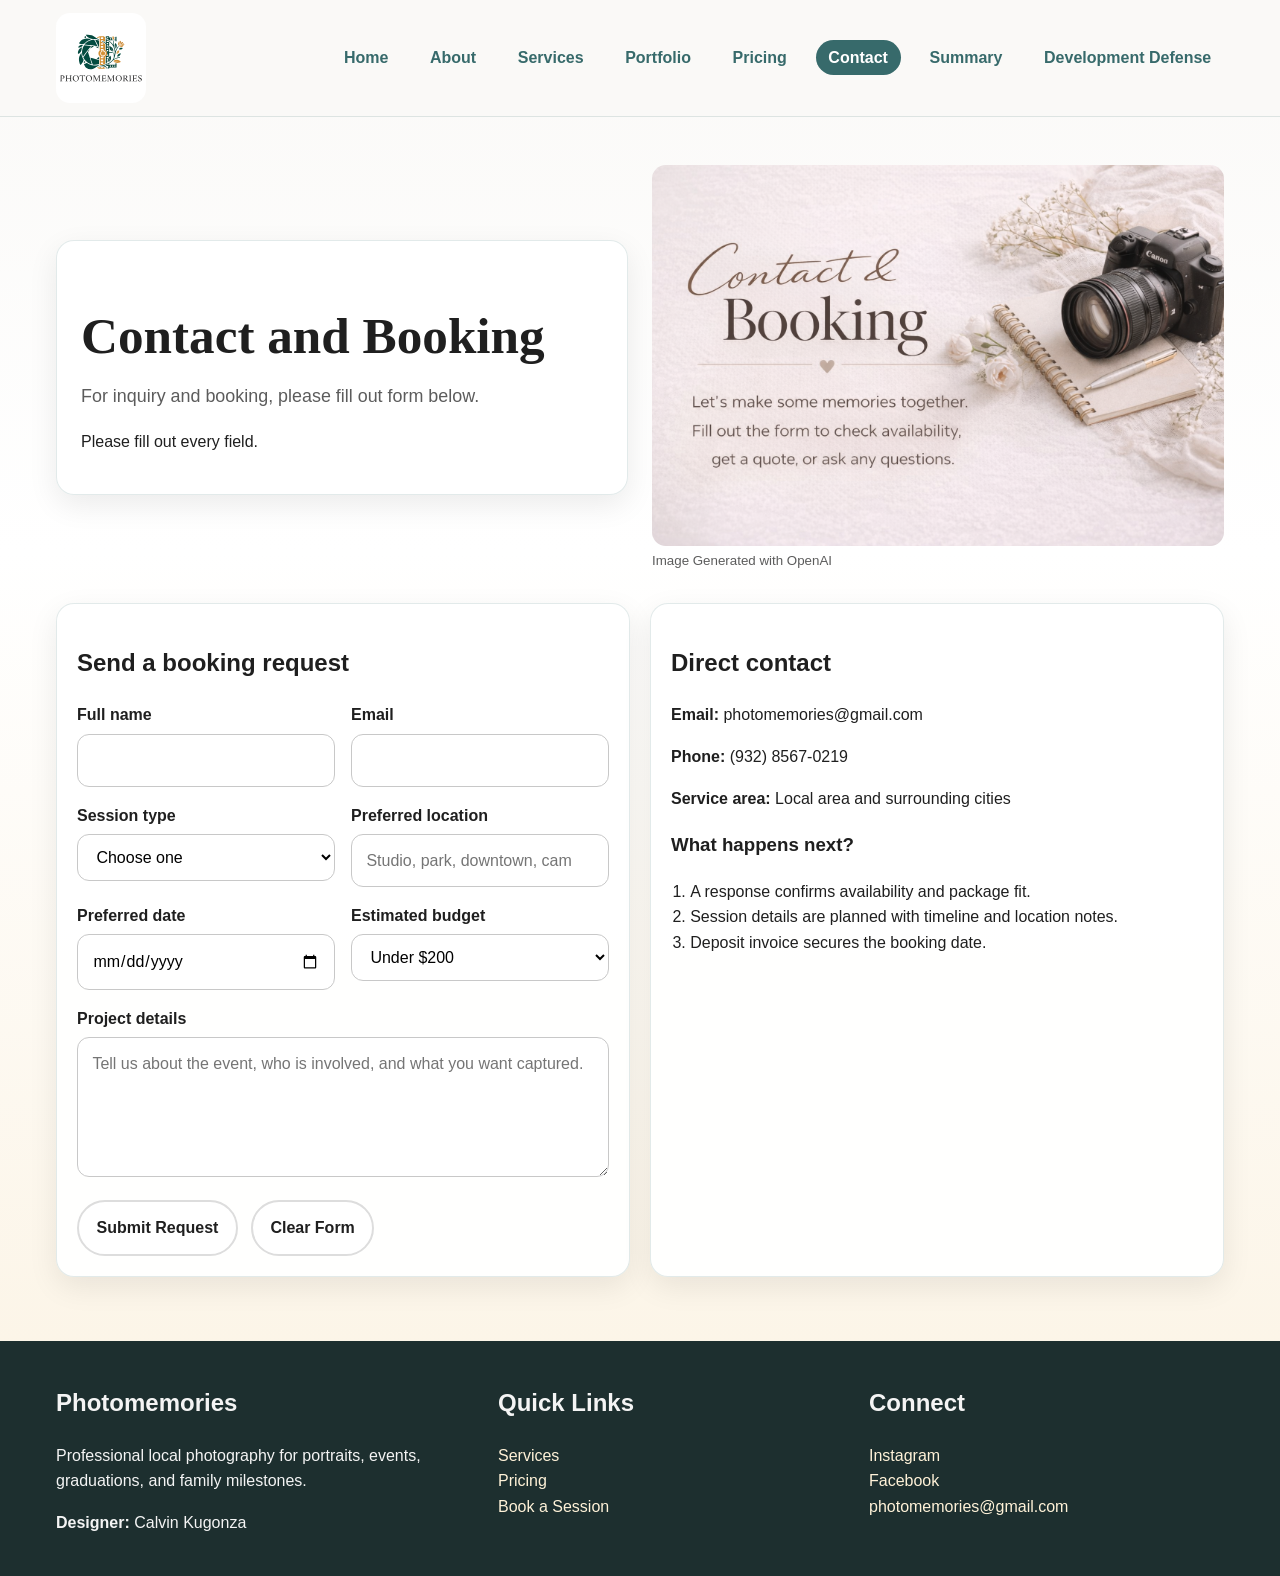
<file: contact.html>
<!DOCTYPE html>
<html lang="en">

<head>
  <meta charset="UTF-8">
  <meta name="viewport" content="width=device-width, initial-scale=1.0">
  <meta name="description" content="Contact form and booking request page for Photomemories">
  <title>Contact | Photomemories</title>
  <link rel="stylesheet" href="styles.css">
</head>

<body>
  <header>
    <div class="nav-wrap">
      <a class="brand" href="index.html"><img src="assets/images/colored-logo.svg" alt="Photomemories logo"></a>
      <button class="menu-toggle" aria-label="Toggle navigation" aria-expanded="false">Menu</button>
      <nav aria-label="Primary navigation">
        <ul>
          <li><a href="index.html" class="">Home</a></li>
          <li><a href="about.html" class="">About</a></li>
          <li><a href="services.html" class="">Services</a></li>
          <li><a href="portfolio.html" class="">Portfolio</a></li>
          <li><a href="pricing.html" class="">Pricing</a></li>
          <li><a href="contact.html" class="active">Contact</a></li>
          <li><a href="summary.html" class="">Summary</a></li>
          <li><a href="defense.html" class="">Development Defense</a></li>
        </ul>
      </nav>
    </div>
  </header>
  <main id="main-content">
    <section class="page-intro">
      <div class="section-card">
        <h1>Contact and Booking</h1>
        <p class="lead">For inquiry and booking, please fill out form below.</p>
        <p>Please fill out every field.</p>
      </div>
      <div>
        <img src="assets/images/Contact and booking with elegance.png" alt="Contact and booking banner image">
        <small>Image Generated with OpenAI</small>
        <!-- Image above generated with AI
      OpenAI. (2026). AI-generated image for a contact and booking page. ChatGPT (DALL·E).
       -->
      </div>
    </section>
    <section class="grid-2">
      <article class="info-card">
        <h2>Send a booking request</h2>
        <form id="booking-form" novalidate>
          <div class="form-grid">
            <div>
              <label for="name">Full name</label>
              <input id="name" name="name" type="text" required>
            </div>
            <div>
              <label for="email">Email</label>
              <input id="email" name="email" type="email" required>
            </div>
            <div>
              <label for="session">Session type</label>
              <select id="session-type" name="session" required>
                <option value="">Choose one</option>
                <option>Portrait Session</option>
                <option>Event Photography</option>
                <option>Special Occasion</option>
                <option>Wedding Coverage</option>
              </select>
            </div>
            <div>
              <label for="location">Preferred location</label>
              <input id="location" name="location" list="location-options" placeholder="Studio, park, downtown, campus">
              <datalist id="location-options">
                <option value="Outdoor park"></option>
                <option value="Downtown area"></option>
                <option value="Campus"></option>
                <option value="Client event venue"></option>
              </datalist>
            </div>
            <div>
              <label for="date">Preferred date</label>
              <input id="date" name="date" type="date" required>
            </div>
            <div>
              <label for="budget">Estimated budget</label>
              <select id="budget" name="budget">
                <option>Under $200</option>
                <option>$200–$400</option>
                <option>$400–$900</option>
                <option>$900+</option>
              </select>
            </div>
          </div>
          <div class="description">
            <label for="details">Project details</label>
            <textarea id="details" name="details" required
              placeholder="Tell us about the event, who is involved, and what you want captured."></textarea>
          </div>
          <div class="form-actions">
            <button class="btn primary" type="submit">Submit Request</button>
            <button class="btn ghost" type="reset">Clear Form</button>
          </div>
        </form>
      </article>
      <article class="info-card">
        <h2>Direct contact</h2>
        <p><strong>Email:</strong> photomemories@gmail.com</p>
        <p><strong>Phone:</strong> (932) 8567-0219</p>
        <p><strong>Service area:</strong> Local area and surrounding cities</p>
        <h3>What happens next?</h3>
        <ol class="meta-list">
          <li>A response confirms availability and package fit.</li>
          <li>Session details are planned with timeline and location notes.</li>
          <li>Deposit invoice secures the booking date.</li>
        </ol>
      </article>
    </section>
  </main>
  <footer>
    <div class="footer-wrap">
      <section>
        <h2>Photomemories</h2>
        <p>Professional local photography for portraits, events, graduations, and family milestones.</p>
        <p><strong>Designer:</strong> Calvin Kugonza</p>
      </section>
      <section>
        <h2>Quick Links</h2>
        <p><a href="services.html">Services</a><br><a href="pricing.html">Pricing</a><br><a href="contact.html">Book a
            Session</a></p>
      </section>
      <section>
        <h2>Connect</h2>
        <p><a href="https://www.instagram.com/" target="_blank" rel="noopener noreferrer">Instagram</a><br><a
            href="https://www.facebook.com/" target="_blank" rel="noopener noreferrer">Facebook</a><br><a
            href="mailto:hello@photomemories.example">photomemories@gmail.com</a></p>
      </section>
    </div>
  </footer>
  <script src="site.js"></script>
</body>

</html>
</file>
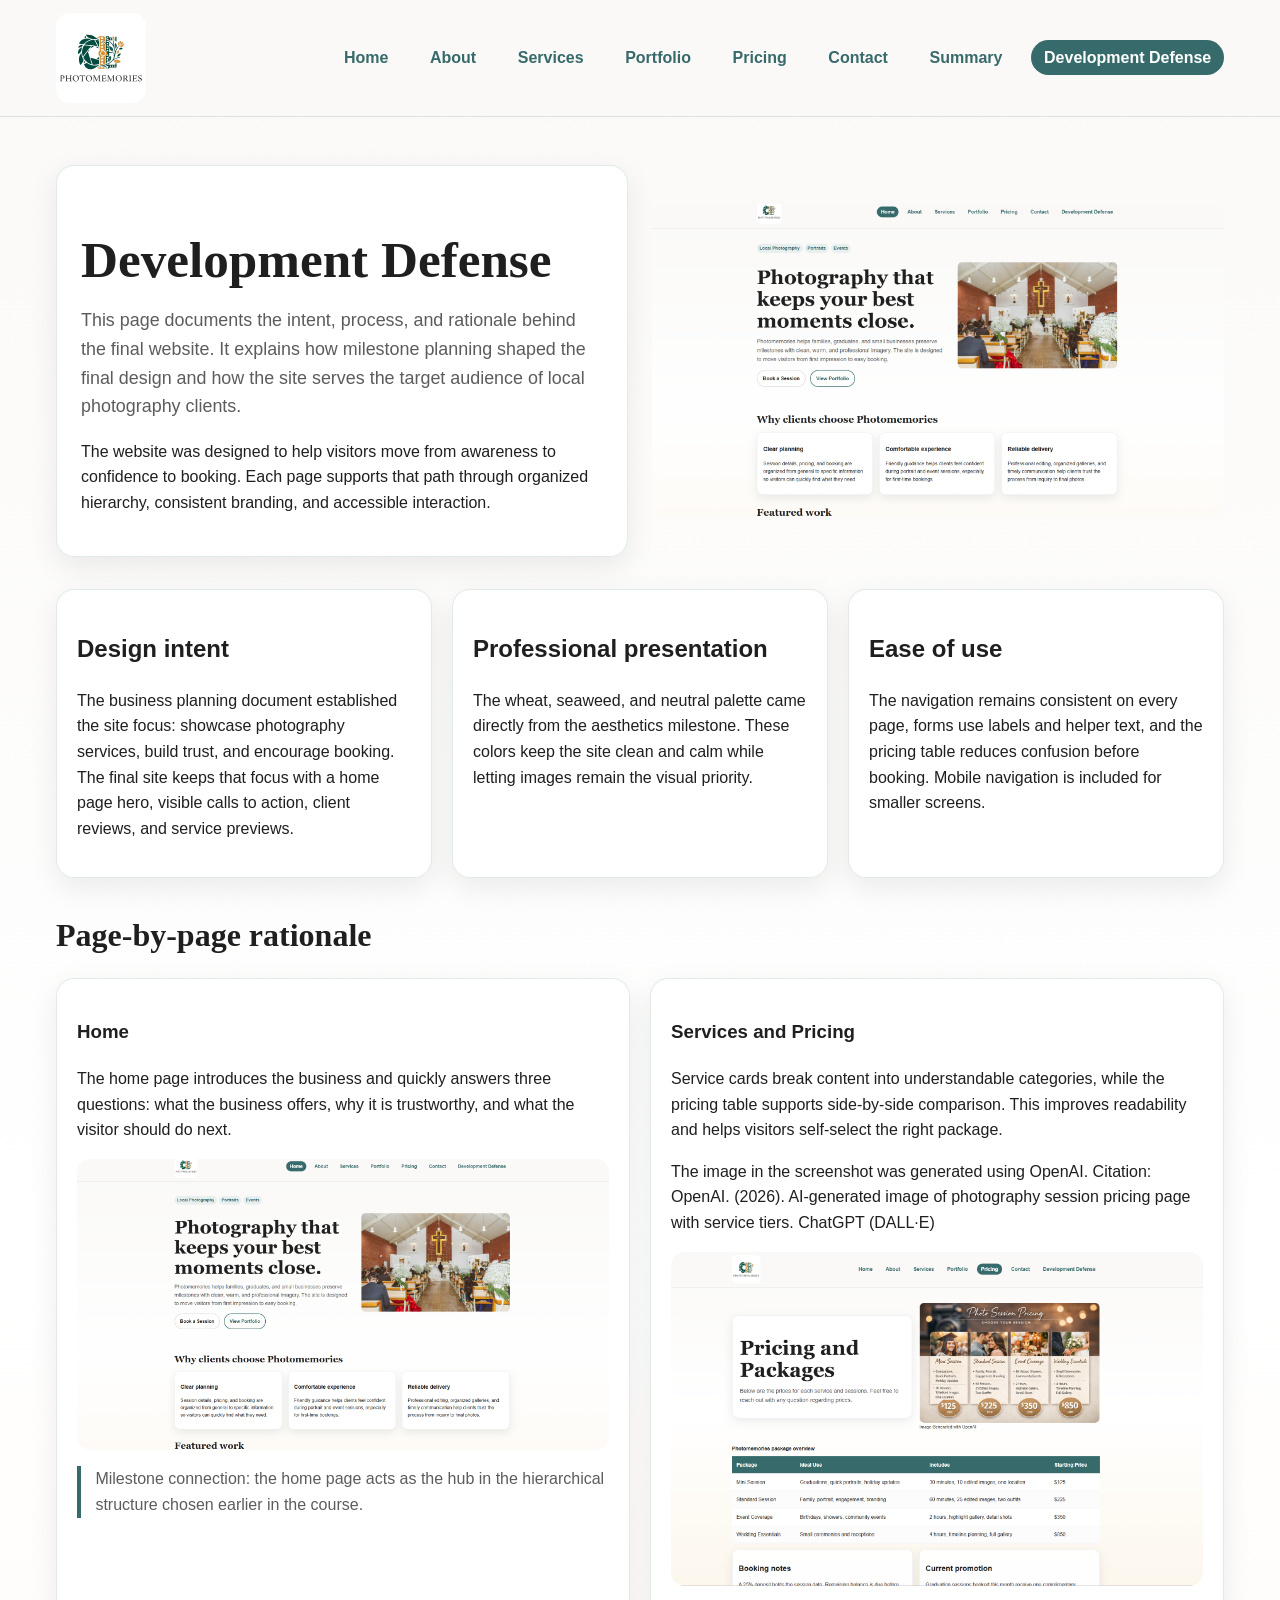
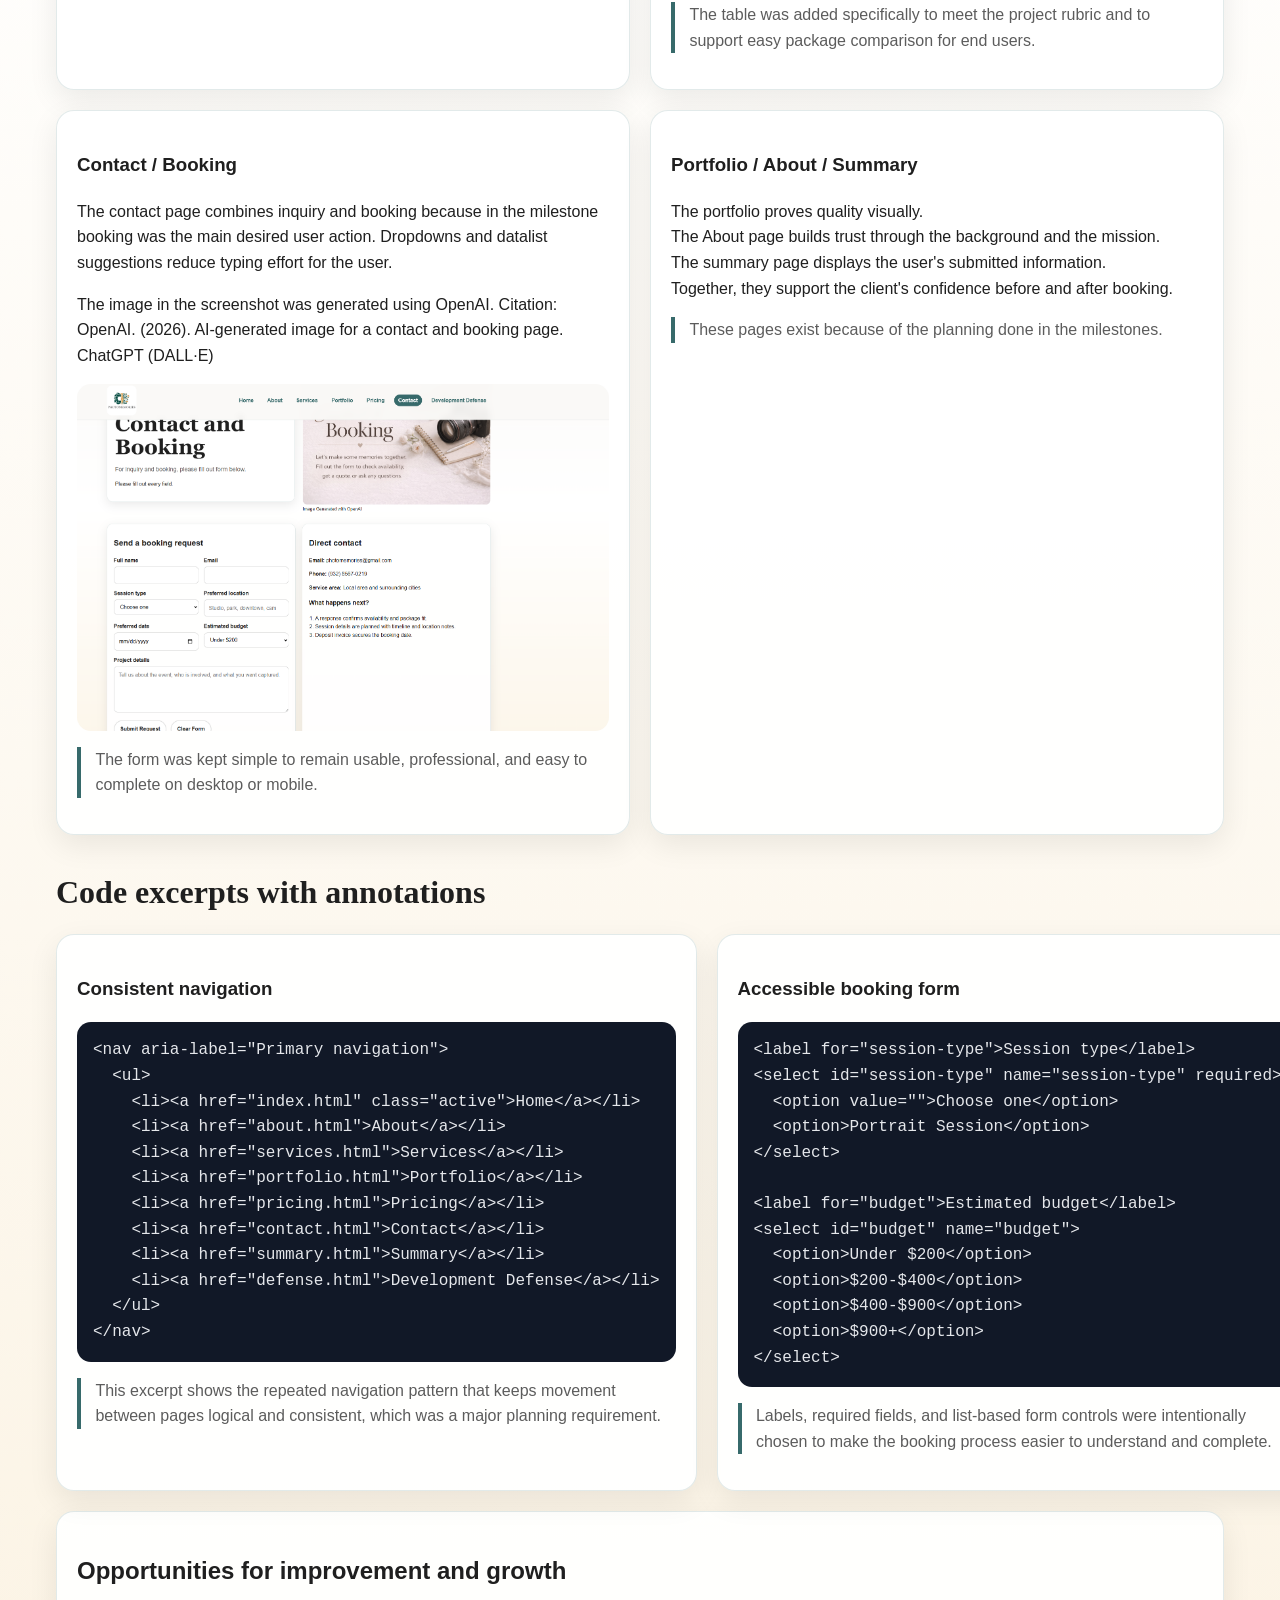
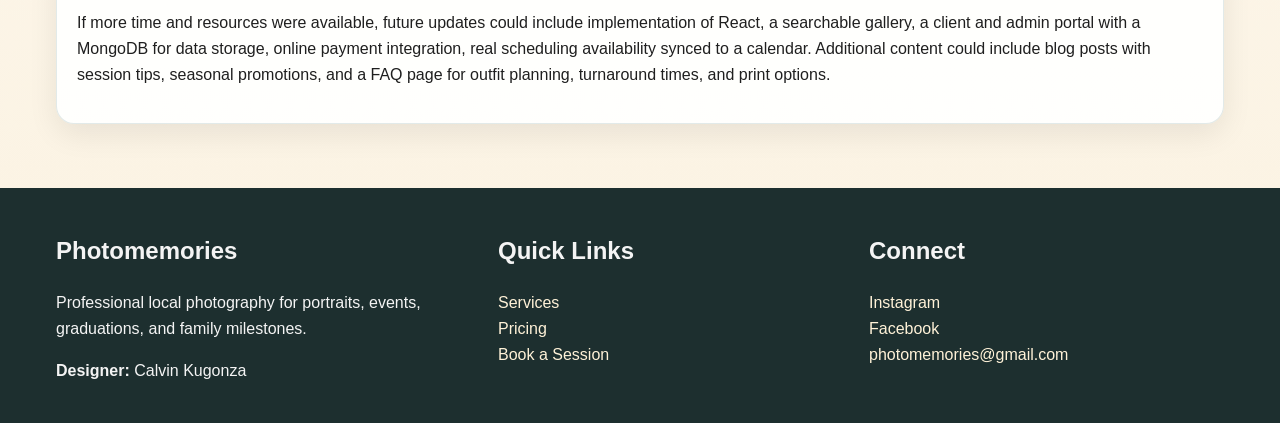
<file: defense.html>
<!DOCTYPE html>
<html lang="en">

<head>
  <meta charset="UTF-8">
  <meta name="viewport" content="width=device-width, initial-scale=1.0">
  <meta name="description" content="Development defense and rationale for the Photomemories website">
  <title>Development Defense | Photomemories</title>
  <link rel="stylesheet" href="styles.css">
</head>

<body>
  <header>
    <div class="nav-wrap">
      <a class="brand" href="index.html"><img src="assets/images/colored-logo.svg" alt="Photomemories logo"></a>
      <button class="menu-toggle" aria-label="Toggle navigation" aria-expanded="false">Menu</button>
      <nav aria-label="Primary navigation">
        <ul>
          <li><a href="index.html" class="">Home</a></li>
          <li><a href="about.html" class="">About</a></li>
          <li><a href="services.html" class="">Services</a></li>
          <li><a href="portfolio.html" class="">Portfolio</a></li>
          <li><a href="pricing.html" class="">Pricing</a></li>
          <li><a href="contact.html" class="">Contact</a></li>
          <li><a href="summary.html" class="">Summary</a></li>
          <li><a href="defense.html" class="active">Development Defense</a></li>
        </ul>
      </nav>
    </div>
  </header>
  <main id="main-content">
    <section class="page-intro">
      <div class="section-card">
        <h1>Development Defense</h1>
        <p class="lead">This page documents the intent, process, and rationale behind the final website. It explains how
          milestone planning shaped the final design and how the site serves the target audience of local photography
          clients.</p>
        <p>The website was designed to help visitors move from awareness to confidence to booking. Each page supports
          that path through organized hierarchy, consistent branding, and accessible interaction.</p>
      </div>
      <img src="assets/images/HomePageLayout.png" alt="Illustrated screenshot placeholder of the home page design">
    </section>
    <section class="grid-3">
      <article class="defense-card">
        <h2>Design intent</h2>
        <p>The business planning document established the site focus: showcase photography services, build trust, and
          encourage booking. The final site keeps that focus with a home page hero, visible calls to action, client
          reviews, and service previews.</p>
      </article>
      <article class="defense-card">
        <h2>Professional presentation</h2>
        <p>The wheat, seaweed, and neutral palette came directly from the aesthetics milestone. These colors keep the
          site clean and calm while letting images remain the visual priority.</p>
      </article>
      <article class="defense-card">
        <h2>Ease of use</h2>
        <p>The navigation remains consistent on every page, forms use labels and helper text, and the pricing table
          reduces confusion before booking. Mobile navigation is included for smaller screens.</p>
      </article>
    </section>

    <h2 class="section-title">Page-by-page rationale</h2>
    <div class="grid-2">
      <article class="defense-card">
        <h3>Home</h3>
        <p>The home page introduces the business and quickly answers three questions: what the business offers, why it
          is trustworthy, and what the visitor should do next.</p><img src="assets/images/HomePageLayout.png"
          alt="Home page screenshot placeholder">
        <p class="annotation">Milestone connection: the home page acts as the hub in the hierarchical structure chosen
          earlier in the course.</p>
      </article>
      <article class="defense-card">
        <h3>Services and Pricing</h3>
        <p>Service cards break content into understandable categories, while the pricing table supports side-by-side
          comparison. This improves readability and helps visitors self-select the right package.</p>
        <p>The image in the screenshot was generated using OpenAI.
          Citation: OpenAI. (2026). AI-generated image of photography session pricing page with service tiers. ChatGPT
          (DALL·E)</p><img src="assets/images/PricingPage.png" alt="Services page screenshot placeholder">
        <p class="annotation">The table was added specifically to meet the project rubric and to support easy package
          comparison for end users.</p>
      </article>
      <article class="defense-card">
        <h3>Contact / Booking</h3>
        <p>The contact page combines inquiry and booking because in the milestone booking was the main desired
          user action. Dropdowns and datalist suggestions reduce typing effort for the user.</p>
        <p>The image in the screenshot was generated using OpenAI.
          Citation: OpenAI. (2026). AI-generated image for a contact and booking page. ChatGPT (DALL·E)</p><img
          src="assets/images/Contact&BookingPage.png" alt="Contact page screenshot placeholder">
        <p class="annotation">The form was kept simple to remain usable, professional, and easy to complete on desktop
          or mobile.</p>
      </article>
      <article class="defense-card">
        <h3>Portfolio / About / Summary</h3>
        <p>The portfolio proves quality visually.<br> The About page builds trust through the background and the
          mission. <br> The summary page displays the user's submitted information. <br>
          Together, they support the client's confidence before and after booking.</p>
        <p class="annotation">These pages exist because of the planning done in the milestones.</p>
      </article>
    </div>

    <h2 class="section-title">Code excerpts with annotations</h2>
    <div class="grid-2">
      <article class="defense-card">
        <h3>Consistent navigation</h3>
        <pre><code>&lt;nav aria-label="Primary navigation"&gt;
  &lt;ul&gt;
    &lt;li&gt;&lt;a href="index.html" class="active"&gt;Home&lt;/a&gt;&lt;/li&gt;
    &lt;li&gt;&lt;a href="about.html"&gt;About&lt;/a&gt;&lt;/li&gt;
    &lt;li&gt;&lt;a href="services.html"&gt;Services&lt;/a&gt;&lt;/li&gt;
    &lt;li&gt;&lt;a href="portfolio.html"&gt;Portfolio&lt;/a&gt;&lt;/li&gt;
    &lt;li&gt;&lt;a href="pricing.html"&gt;Pricing&lt;/a&gt;&lt;/li&gt;
    &lt;li&gt;&lt;a href="contact.html"&gt;Contact&lt;/a&gt;&lt;/li&gt;
    &lt;li&gt;&lt;a href="summary.html"&gt;Summary&lt;/a&gt;&lt;/li&gt;
    &lt;li&gt;&lt;a href="defense.html"&gt;Development Defense&lt;/a&gt;&lt;/li&gt;
  &lt;/ul&gt;
&lt;/nav&gt;</code></pre>
        <p class="annotation">This excerpt shows the repeated navigation pattern that keeps movement between pages
          logical and consistent, which was a major planning requirement.</p>
      </article>
      <article class="defense-card">
        <h3>Accessible booking form</h3>
        <pre><code>&lt;label for="session-type"&gt;Session type&lt;/label&gt;
&lt;select id="session-type" name="session-type" required&gt;
  &lt;option value=""&gt;Choose one&lt;/option&gt;
  &lt;option&gt;Portrait Session&lt;/option&gt;
&lt;/select&gt;

&lt;label for="budget"&gt;Estimated budget&lt;/label&gt;
&lt;select id="budget" name="budget"&gt;
  &lt;option&gt;Under $200&lt;/option&gt;
  &lt;option&gt;$200-$400&lt;/option&gt;
  &lt;option&gt;$400-$900&lt;/option&gt;
  &lt;option&gt;$900+&lt;/option&gt;
&lt;/select&gt;</code></pre>
        <p class="annotation">Labels, required fields, and list-based form controls were intentionally chosen to make
          the booking process easier to understand and complete.</p>
      </article>
    </div>

    <section class="section-card" style="padding:1.25rem; margin-top:1.25rem;">
      <h2>Opportunities for improvement and growth</h2>
      <p>If more time and resources were available, future updates could include implementation of React, a searchable
        gallery, a client and
        admin portal with a MongoDB for data storage, online payment integration, real scheduling availability synced to
        a calendar. Additional content
        could include blog posts with session tips, seasonal promotions, and a FAQ page for outfit planning, turnaround
        times, and print options.
      </p>
    </section>
  </main>
  <footer>
    <div class="footer-wrap">
      <section>
        <h2>Photomemories</h2>
        <p>Professional local photography for portraits, events, graduations, and family milestones.</p>
        <p><strong>Designer:</strong> Calvin Kugonza</p>
      </section>
      <section>
        <h2>Quick Links</h2>
        <p><a href="services.html">Services</a><br><a href="pricing.html">Pricing</a><br><a href="contact.html">Book a
            Session</a></p>
      </section>
      <section>
        <h2>Connect</h2>
        <p><a href="https://www.instagram.com/" target="_blank" rel="noopener noreferrer">Instagram</a><br><a
            href="https://www.facebook.com/" target="_blank" rel="noopener noreferrer">Facebook</a><br><a
            href="mailto:hello@photomemories.example">photomemories@gmail.com</a></p>
      </section>
    </div>
  </footer>
  <script src="site.js"></script>
</body>

</html>
</file>
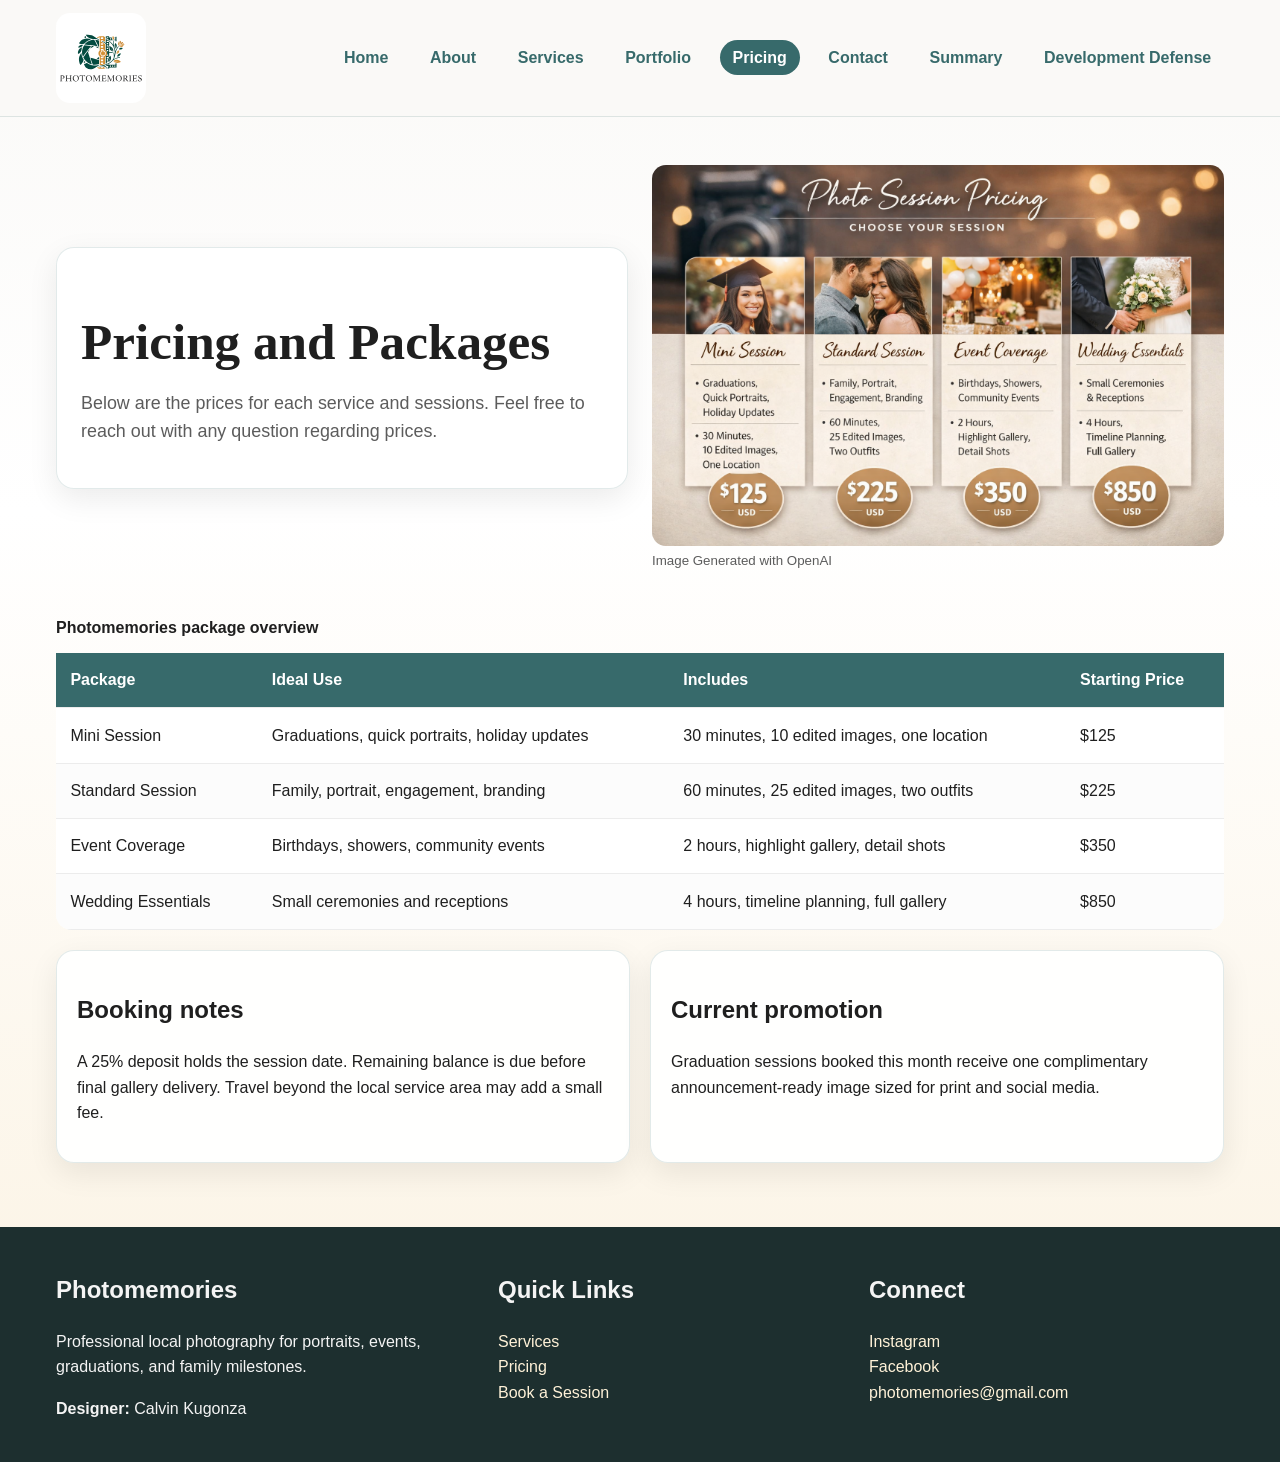
<file: pricing.html>
<!DOCTYPE html>
<html lang="en">

<head>
  <meta charset="UTF-8">
  <meta name="viewport" content="width=device-width, initial-scale=1.0">
  <meta name="description" content="Pricing packages and comparison table for photography sessions">
  <title>Pricing | Photomemories</title>
  <link rel="stylesheet" href="styles.css">
</head>

<body>
  <header>
    <div class="nav-wrap">
      <a class="brand" href="index.html"><img src="assets/images/colored-logo.svg" alt="Photomemories logo"></a>
      <button class="menu-toggle" aria-label="Toggle navigation" aria-expanded="false">Menu</button>
      <nav aria-label="Primary navigation">
        <ul>
          <li><a href="index.html" class="">Home</a></li>
          <li><a href="about.html" class="">About</a></li>
          <li><a href="services.html" class="">Services</a></li>
          <li><a href="portfolio.html" class="">Portfolio</a></li>
          <li><a href="pricing.html" class="active">Pricing</a></li>
          <li><a href="contact.html" class="">Contact</a></li>
          <li><a href="summary.html" class="">Summary</a></li>
          <li><a href="defense.html" class="">Development Defense</a></li>
        </ul>
      </nav>
    </div>
  </header>
  <main id="main-content">
    <section class="page-intro">
      <div class="section-card">
        <h1>Pricing and Packages</h1>
        <p class="lead">Below are the prices for each service and sessions.
          Feel free to reach out with any question regarding prices.
        </p>
      </div>
      <div>
        <img src="assets/images/Photography-session-pricing-guide.png" alt="Pricing page graphic">
        <small>Image Generated with OpenAI</small>
        <!--
      Image above generated with AI 
      OpenAI. (2026). AI-generated image of photography session pricing page with service tiers. ChatGPT (DALL·E).
       -->
      </div>
    </section>
    <section class="table-wrap">
      <table>
        <caption>Photomemories package overview</caption>
        <thead>
          <tr>
            <th>Package</th>
            <th>Ideal Use</th>
            <th>Includes</th>
            <th>Starting Price</th>
          </tr>
        </thead>
        <tbody>
          <tr>
            <td>Mini Session</td>
            <td>Graduations, quick portraits, holiday updates</td>
            <td>30 minutes, 10 edited images, one location</td>
            <td>$125</td>
          </tr>
          <tr>
            <td>Standard Session</td>
            <td>Family, portrait, engagement, branding</td>
            <td>60 minutes, 25 edited images, two outfits</td>
            <td>$225</td>
          </tr>
          <tr>
            <td>Event Coverage</td>
            <td>Birthdays, showers, community events</td>
            <td>2 hours, highlight gallery, detail shots</td>
            <td>$350</td>
          </tr>
          <tr>
            <td>Wedding Essentials</td>
            <td>Small ceremonies and receptions</td>
            <td>4 hours, timeline planning, full gallery</td>
            <td>$850</td>
          </tr>
        </tbody>
      </table>
    </section>
    <section class="grid-2" style="margin-top:1.25rem;">
      <article class="price-card">
        <h2>Booking notes</h2>
        <p>A 25% deposit holds the session date. Remaining balance is due before final gallery delivery. Travel beyond
          the local service area may add a small fee.</p>
      </article>
      <article class="price-card">
        <h2>Current promotion</h2>
        <p>Graduation sessions booked this month receive one complimentary announcement-ready image sized for print and
          social media.</p>
      </article>
    </section>
  </main>
  <footer>
    <div class="footer-wrap">
      <section>
        <h2>Photomemories</h2>
        <p>Professional local photography for portraits, events, graduations, and family milestones.</p>
        <p><strong>Designer:</strong> Calvin Kugonza</p>
      </section>
      <section>
        <h2>Quick Links</h2>
        <p><a href="services.html">Services</a><br><a href="pricing.html">Pricing</a><br><a href="contact.html">Book a
            Session</a></p>
      </section>
      <section>
        <h2>Connect</h2>
        <p><a href="https://www.instagram.com/" target="_blank" rel="noopener noreferrer">Instagram</a><br><a
            href="https://www.facebook.com/" target="_blank" rel="noopener noreferrer">Facebook</a><br><a
            href="mailto:hello@photomemories.example">photomemories@gmail.com</a></p>
      </section>
    </div>
  </footer>
  <script src="site.js"></script>
</body>

</html>
</file>
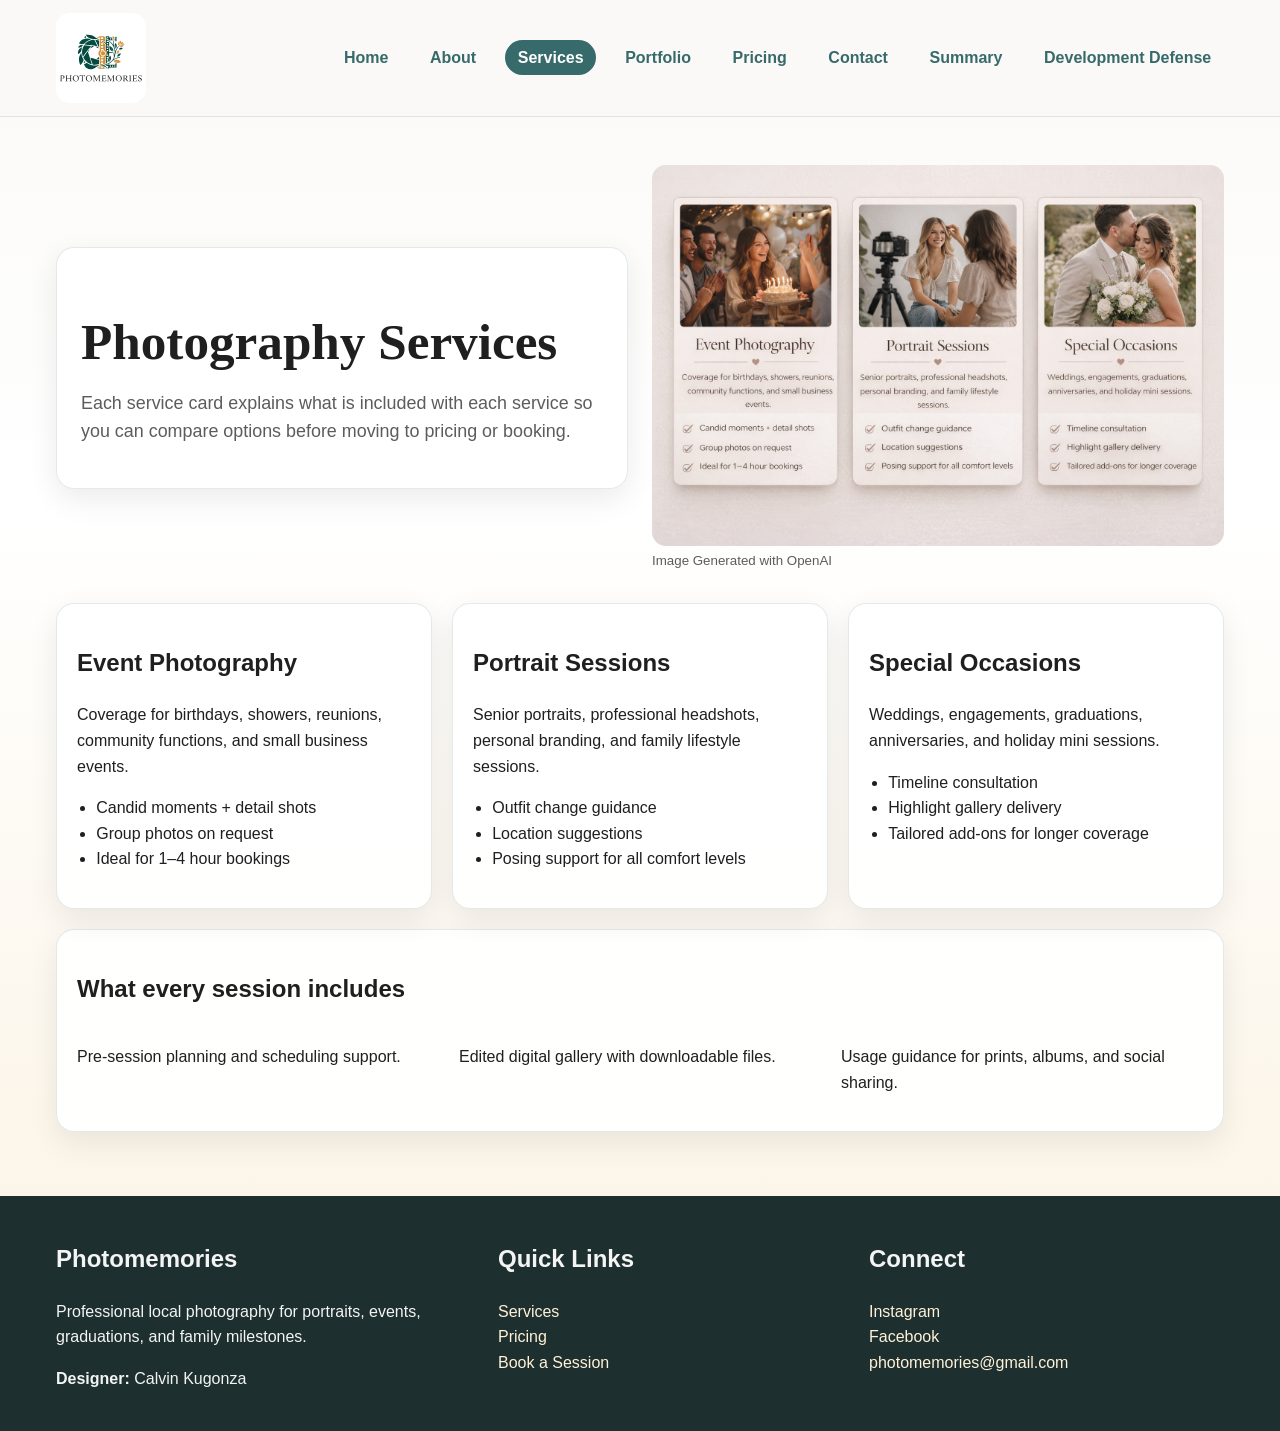
<file: services.html>
<!DOCTYPE html>
<html lang="en">

<head>
  <meta charset="UTF-8">
  <meta name="viewport" content="width=device-width, initial-scale=1.0">
  <meta name="description" content="Photography service categories for Photomemories">
  <title>Services | Photomemories</title>
  <link rel="stylesheet" href="styles.css">
</head>

<body>
  <header>
    <div class="nav-wrap">
      <a class="brand" href="index.html"><img src="assets/images/colored-logo.svg" alt="Photomemories logo"></a>
      <button class="menu-toggle" aria-label="Toggle navigation" aria-expanded="false">Menu</button>
      <nav aria-label="Primary navigation">
        <ul>
          <li><a href="index.html" class="">Home</a></li>
          <li><a href="about.html" class="">About</a></li>
          <li><a href="services.html" class="active">Services</a></li>
          <li><a href="portfolio.html" class="">Portfolio</a></li>
          <li><a href="pricing.html" class="">Pricing</a></li>
          <li><a href="contact.html" class="">Contact</a></li>
          <li><a href="summary.html" class="">Summary</a></li>
          <li><a href="defense.html" class="">Development Defense</a></li>
        </ul>
      </nav>
    </div>
  </header>
  <main id="main-content">
    <section class="page-intro">
      <div class="section-card">
        <h1>Photography Services</h1>
        <p class="lead">Each service card explains what is included with each service so you can compare options before
          moving to pricing or
          booking.</p>
      </div>
      <div>
        <img src="assets/images/photography-service-category-cards.png"
          alt="Service categories graphic for portraits, events, and special occasions">
        <small>Image Generated with OpenAI</small>
        <!-- Image above is generated with AI
       OpenAI. (2026). AI-generated image of business category services. ChatGPT (DALL·E).es 
          -->
      </div>
    </section>
    <section class="grid-3">
      <article class="service-card">
        <h2>Event Photography</h2>
        <p>Coverage for birthdays, showers, reunions, community functions, and small business events.</p>
        <ul class="meta-list">
          <li>Candid moments + detail shots</li>
          <li>Group photos on request</li>
          <li>Ideal for 1–4 hour bookings</li>
        </ul>
      </article>
      <article class="service-card">
        <h2>Portrait Sessions</h2>
        <p>Senior portraits, professional headshots, personal branding, and family lifestyle sessions.</p>
        <ul class="meta-list">
          <li>Outfit change guidance</li>
          <li>Location suggestions</li>
          <li>Posing support for all comfort levels</li>
        </ul>
      </article>
      <article class="service-card">
        <h2>Special Occasions</h2>
        <p>Weddings, engagements, graduations, anniversaries, and holiday mini sessions.</p>
        <ul class="meta-list">
          <li>Timeline consultation</li>
          <li>Highlight gallery delivery</li>
          <li>Tailored add-ons for longer coverage</li>
        </ul>
      </article>
    </section>
    <section class="section-card" style="padding:1.25rem; margin-top:1.25rem;">
      <h2>What every session includes</h2>
      <div class="grid-3">
        <p>Pre-session planning and scheduling support.</p>
        <p>Edited digital gallery with downloadable files.</p>
        <p>Usage guidance for prints, albums, and social sharing.</p>
      </div>
    </section>
  </main>
  <footer>
    <div class="footer-wrap">
      <section>
        <h2>Photomemories</h2>
        <p>Professional local photography for portraits, events, graduations, and family milestones.</p>
        <p><strong>Designer:</strong> Calvin Kugonza</p>
      </section>
      <section>
        <h2>Quick Links</h2>
        <p><a href="services.html">Services</a><br><a href="pricing.html">Pricing</a><br><a href="contact.html">Book a
            Session</a></p>
      </section>
      <section>
        <h2>Connect</h2>
        <p><a href="https://www.instagram.com/" target="_blank" rel="noopener noreferrer">Instagram</a><br><a
            href="https://www.facebook.com/" target="_blank" rel="noopener noreferrer">Facebook</a><br><a
            href="mailto:hello@photomemories.example">photomemories@gmail.com</a></p>
      </section>
    </div>
  </footer>
  <script src="site.js"></script>
</body>

</html>
</file>
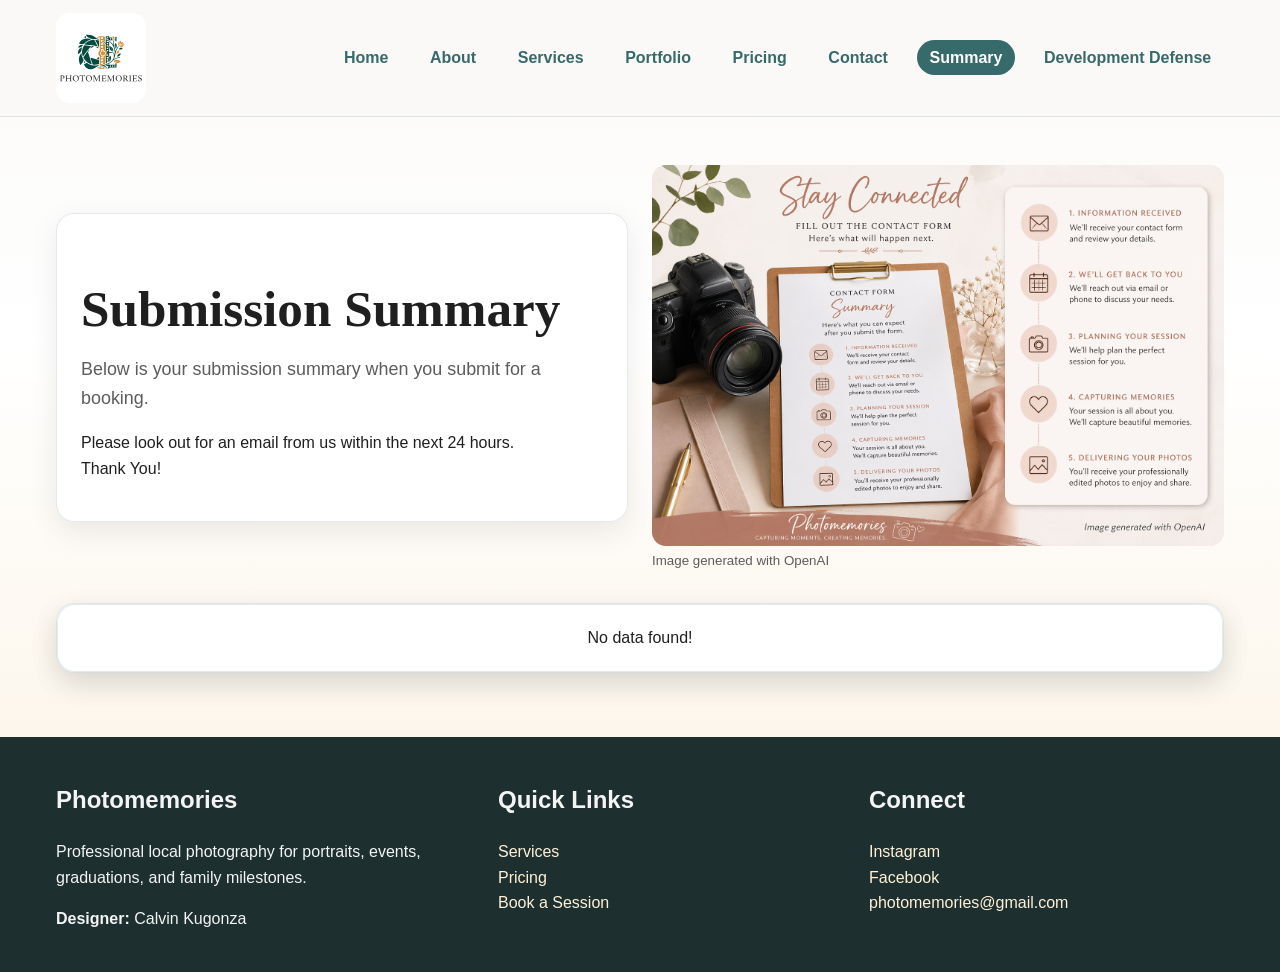
<file: summary.html>
<!DOCTYPE html>
<html lang="en">

<head>
    <meta charset="UTF-8">
    <meta name="viewport" content="width=device-width, initial-scale=1.0">
    <meta name="description" content="Cart for user's submitted information and total fee.">
    <title>Summary | Photomemories</title>
    <link rel="stylesheet" href="styles.css">
</head>

<body>
    <header>
        <div class="nav-wrap">
            <a class="brand" href="index.html"><img src="assets/images/colored-logo.svg" alt="Photomemories logo"></a>
            <button class="menu-toggle" aria-label="Toggle navigation" aria-expanded="false">Menu</button>
            <nav aria-label="Primary navigation">
                <ul>
                    <li><a href="index.html" class="">Home</a></li>
                    <li><a href="about.html" class="">About</a></li>
                    <li><a href="services.html" class="">Services</a></li>
                    <li><a href="portfolio.html" class="">Portfolio</a></li>
                    <li><a href="pricing.html" class="">Pricing</a></li>
                    <li><a href="contact.html" class="">Contact</a></li>
                    <li><a href="summary.html" class="active">Summary</a></li>
                    <li><a href="defense.html" class="">Development Defense</a></li>
                </ul>
            </nav>
        </div>
    </header>
    <main id="main-content">
        <section class="page-intro">
            <div class="section-card">
                <h1>Submission Summary</h1>
                <p class="lead">Below is your submission summary when you submit for a booking.</p>
                <p>Please look out for an email from us within the next 24 hours.<br> Thank You!</p>
            </div>
            <div>
                <img src="./assets/images/SummaryImage.png">
                <small>Image generated with OpenAI</small>
                <!-- Image above generated with AI
      OpenAI. (2026). AI-generated image for a summary of the process once user submits form. ChatGPT (DALL·E).
       -->
            </div>
        </section>
        <section class="section-card">
            <div id="summaryInfo" class="info-card"></div>
        </section>
    </main>

    <footer>
        <div class="footer-wrap">
            <section>
                <h2>Photomemories</h2>
                <p>Professional local photography for portraits, events, graduations, and family milestones.</p>
                <p><strong>Designer:</strong> Calvin Kugonza</p>
            </section>
            <section>
                <h2>Quick Links</h2>
                <p><a href="services.html">Services</a><br><a href="pricing.html">Pricing</a><br><a
                        href="contact.html">Book a
                        Session</a></p>
            </section>
            <section>
                <h2>Connect</h2>
                <p><a href="https://www.instagram.com/" target="_blank" rel="noopener noreferrer">Instagram</a><br><a
                        href="https://www.facebook.com/" target="_blank" rel="noopener noreferrer">Facebook</a><br><a
                        href="mailto:hello@photomemories.example">photomemories@gmail.com</a></p>
            </section>
        </div>
    </footer>
    <script src="site.js"></script>
</body>

</html>
</file>
<file: styles.css>
/* Photomemories stylesheet
   Milestone influence notes:
   - Hierarchical navigation and page structure come from the Module 3 site structure milestone.
   - Color palette uses wheat, seaweed, autumn umber, and isabelline from the aesthetics milestone.
   - Repeated header/footer create consistency based on milestone feedback about clear navigation. */
:root {
  --wheat: #fbf2e1;
  --isabelline: #faf9f7;
  --seaweed: #376a6b;
  --umber: #7d5a50;
  --ink: #1f1f1f;
  --olive: #5c5c5c;
  --accent: #d6c2a3;
  --success: #245c3f;
  --shadow: 0 10px 30px rgba(0, 0, 0, .08);
  --radius: 18px;
}

* {
  box-sizing: border-box;
}

html {
  scroll-behavior: smooth;
}

body {
  margin: 0;
  font-family: Arial, Helvetica, sans-serif;
  color: var(--ink);
  background: linear-gradient(180deg, var(--isabelline), #fff 35%, var(--wheat));
  line-height: 1.6;
}

a {
  color: var(--seaweed);
  text-decoration: none;
}

a:hover,
a:focus {
  text-decoration: underline;
}

img,
video {
  max-width: 100%;
  display: block;
  border-radius: 14px;
}

.container1{
  display: flex;
  max-height: 200vh;
  flex-direction: column;
  justify-content: center;
  align-items: center;
  gap: 1em;
  background: radial-gradient(circle, var(--accent) 19%, var(--ink) 99%);
  border-radius: 15px;
}

.slider{
  position: relative;
  height: 230px;
  width: 540px;
  box-shadow: 0 25px 20px var(--success);
  overflow: hidden;
  border-radius: 15px;
}

video{
  position: absolute;
  height: inherit;
  width: inherit;
  object-fit: cover;
}

.slideBtns{
  position: relative;
}

.slideBtns button{
  height: 45px;
  width: 45px;
  outline: none;
  background-color: transparent;
  color: #fff;
  font-size: 1em;
  border: 2px solid #fff;
  border-radius:  50px;
  cursor: pointer;
  margin: 0 1em;
}

.slideBtns button:active{
  background-color: #fff;
  color: var(--ink);
}

.skip-link:focus {
  left: 8px;
}

.hoverState.hover{
  background: var(--seaweed);
  color: white;
}

header {
  position: sticky;
  top: 0;
  z-index: 50;
  background: rgba(250, 249, 247, 0.95);
  backdrop-filter: blur(8px);
  border-bottom: 1px solid rgba(55, 106, 107, .15);
}

.nav-wrap {
  max-width: 1200px;
  margin: 0 auto;
  padding: .8rem 1rem;
  display: flex;
  align-items: center;
  justify-content: space-between;
  gap: 1rem;
}

.brand {
  display: flex;
  align-items: center;
  gap: .75rem;
  font-weight: 700;
}

.brand img {
  width: 90px;
  height: 90px;
}

.menu-toggle {
  display: none;
  border: 1px solid var(--seaweed);
  background: white;
  color: var(--seaweed);
  padding: .55rem .8rem;
  border-radius: 12px;
  font-weight: 700;
}

nav ul {
  display: flex;
  gap: 1rem;
  list-style: none;
  padding: 0;
  margin: 0;
}

nav a {
  padding: .55rem .8rem;
  border-radius: 999px;
  font-weight: 600;
}

nav a.active,
nav a:hover,
nav a:focus {
  background: var(--seaweed);
  color: #fff;
  text-decoration: none;
}

main {
  max-width: 1200px;
  margin: 0 auto;
  padding: 1rem;
}

.hero {
  display: grid;
  grid-template-columns: 1.2fr 1fr;
  align-items: center;
  gap: 2rem;
  padding: 2rem 0 3rem;
}

.hero-text h1,
.page-intro h1 {
  font-family: Georgia, 'Times New Roman', serif;
  font-size: clamp(2.2rem, 4vw, 4rem);
  line-height: 1.1;
  margin-bottom: 1rem;
}

.hero-text p.lead,
.page-intro p.lead {
  font-size: 1.12rem;
  color: var(--olive);
  max-width: 62ch;
}

.button-row,
.cta-row {
  display: flex;
  flex-wrap: wrap;
  gap: .9rem;
  margin-top: 1.3rem;
}

.btn {
  display: inline-block;
  padding: .8rem 1.1rem;
  border-radius: 999px;
  font-weight: 700;
  border: 2px solid transparent; 
}

.btn.secondary {
  background: transparent;
  border-color: var(--seaweed);
  color: var(--seaweed);
}

.btn {
  background: white;
  border-color: #ddd;
  color: var(--ink);
}

.btn:hover{
  cursor: pointer;
  background-color: var(--seaweed);
  border: none;
  color: #fff;
}

.port.active,
.port:focus {
  background-color: var(--seaweed);
  color: #fff;
  text-decoration: none;
  border: none;
}

.section-card,
.feature-card,
.review-card,
.service-card,
.price-card,
.info-card,
.defense-card {
  background: rgba(255, 255, 255, .92);
  border: 1px solid rgba(55, 106, 107, .14);
  border-radius: var(--radius);
  box-shadow: var(--shadow);
}

.page-intro {
  display: grid;
  grid-template-columns: 1fr 1fr;
  gap: 1.5rem;
  align-items: center;
  margin: 2rem 0;
}

.page-intro .section-card {
  padding: 1.5rem;
}

.grid-3 {
  display: grid;
  grid-template-columns: repeat(3, 1fr);
  gap: 1.25rem;
}

.grid-2 {
  display: grid;
  grid-template-columns: repeat(2, 1fr);
  gap: 1.25rem;
}

.feature-card,
.review-card,
.service-card,
.price-card,
.info-card,
.defense-card {
  padding: 1.25rem;
}

.gallery-grid {
  display: grid;
  grid-template-columns: repeat(3, 1fr);
  gap: 1rem;
  margin: 1rem 0 2rem;
}

.gallery-grid figure {
  margin: 0;
}

.gallery-grid figcaption {
  padding-top: .5rem;
  font-weight: 600;
}

.section-title {
  font-family: Georgia, 'Times New Roman', serif;
  font-size: 2rem;
  margin: 2rem 0 1rem;
}

.meta-list {
  padding-left: 1.2rem;
}

.table-wrap {
  overflow-x: auto;
}

table {
  width: 100%;
  border-collapse: collapse;
  background: white;
  border-radius: 16px;
  overflow: hidden;
}

caption {
  text-align: left;
  font-weight: 700;
  padding: .75rem 0;
}

th,
td {
  padding: .9rem;
  border-bottom: 1px solid #ececec;
  text-align: left;
}

th {
  background: var(--seaweed);
  color: white;
}

tr:nth-child(even) td {
  background: #fcfcfc;
}

.form-grid {
  display: grid;
  grid-template-columns: repeat(2, 1fr);
  gap: 1rem;
}

label {
  font-weight: 700;
  display: block;
  margin-bottom: .35rem;
}

input,
textarea,
select,
button {
  font: inherit;
}

input,
textarea,
select {
  width: 100%;
  padding: .8rem .9rem;
  border-radius: 12px;
  border: 1px solid #c8c8c8;
  background: white;
}

textarea {
  min-height: 140px;
  resize: vertical;
}

.form-actions {
  margin-top: 1rem;
  display: flex;
  gap: .8rem;
  flex-wrap: wrap;
}

.description{
  margin-top: 1rem;
}

small {
  color: var(--olive);
  display: block;
  margin-top: .25rem;
}

footer {
  margin-top: 3rem;
  background: #1d2f2f;
  color: #f4f4f4;
}

.footer-wrap {
  max-width: 1200px;
  margin: 0 auto;
  padding: 1.5rem 1rem;
  display: grid;
  grid-template-columns: 1.2fr 1fr 1fr;
  gap: 1rem;
}

footer a {
  color: #fff2d8;
}

code,
pre {
  font-family: 'Courier New', Courier, monospace;
}

pre {
  background: #111827;
  color: #e5e7eb;
  padding: 1rem;
  border-radius: 14px;
  overflow-x: auto;
}

.annotation {
  border-left: 4px solid var(--seaweed);
  padding-left: .9rem;
  color: var(--olive);
}

.video-frame {
  background: #fff;
  padding: 1rem;
  border-radius: 18px;
  box-shadow: var(--shadow);
  height: 400px;
}

.tag {
  display: inline-block;
  padding: .2rem .55rem;
  border-radius: 999px;
  background: #e8f0ef;
  color: var(--seaweed);
  margin: .1rem .2rem .1rem 0;
  font-size: .9rem;
  font-weight: 700;
}

#summaryInfo{
  display: flex;
  flex-direction: column;
  align-items: center;
}

/* #formInfo{
  background: rgba(255, 255, 255, .92);
  border: 1px solid rgba(55, 106, 107, .14);
  border-radius: var(--radius);
  box-shadow: var(--shadow);
  padding: 0px 5px;
} */

@media (max-width: 900px) {

  .hero,
  .page-intro,
  .grid-3,
  .grid-2,
  .gallery-grid,
  .footer-wrap,
  .form-grid {
    grid-template-columns: 1fr;
  }

  .menu-toggle {
    display: inline-block;
  }

  nav ul {
    display: none;
    flex-direction: column;
    background: white;
    position: absolute;
    right: 1rem;
    top: 4.5rem;
    width: min(280px, calc(100% - 2rem));
    padding: 1rem;
    box-shadow: var(--shadow);
    border-radius: 16px;
  }

  nav ul.open {
    display: flex;
  }
}
</file>
